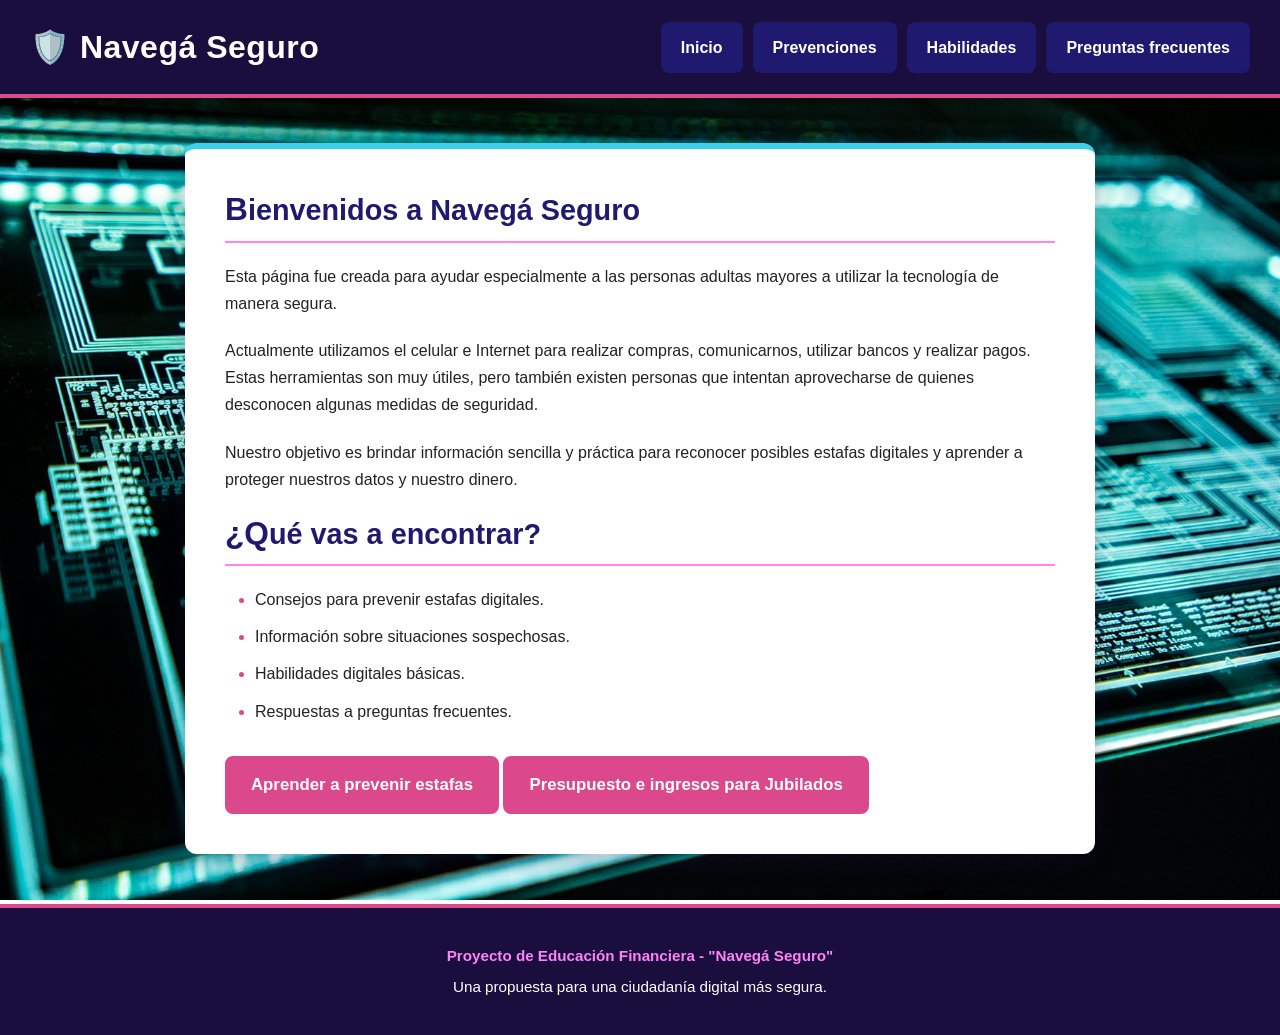
<file: index.html>
<!DOCTYPE html>
<html lang="es">
<head>
    <meta charset="UTF-8">
    <meta name="viewport" content="width=device-width, initial-scale=1.0">
    <title>Navegá Seguro - Inicio</title>
    <link rel="stylesheet" href="css/style.css">
</head>

<body>

    <header>
        <h1>Navegá Seguro</h1>

        <nav class="navbar">
            <ul>
                <li><a href="index.html" class="nav-btn">Inicio</a></li>
                <li><a href="pages/Prev.html" class="nav-btn">Prevenciones</a></li>
                <li><a href="pages/habilidades.html" class="nav-btn">Habilidades</a></li>
                <li><a href="pages/faq.html" class="nav-btn">Preguntas frecuentes</a></li>
            </ul>
        </nav>
    </header>

    <main>
        <section class="card">
            <h2>Bienvenidos a Navegá Seguro</h2>

            <p>
                Esta página fue creada para ayudar especialmente a las personas
                adultas mayores a utilizar la tecnología de manera segura.
            </p>

            <p>
                Actualmente utilizamos el celular e Internet para realizar
                compras, comunicarnos, utilizar bancos y realizar pagos.
                Estas herramientas son muy útiles, pero también existen
                personas que intentan aprovecharse de quienes desconocen
                algunas medidas de seguridad.
            </p>

            <p>
                Nuestro objetivo es brindar información sencilla y práctica
                para reconocer posibles estafas digitales y aprender a
                proteger nuestros datos y nuestro dinero.
            </p>

            <h2>¿Qué vas a encontrar?</h2>

            <ul>
                <li>Consejos para prevenir estafas digitales.</li>
                <li>Información sobre situaciones sospechosas.</li>
                <li>Habilidades digitales básicas.</li>
                <li>Respuestas a preguntas frecuentes.</li>
            </ul>

            <a href="pages/Prev.html" class="btn">
                Aprender a prevenir estafas
            </a>
            <a href="pages/presupuesto.html" class="btn">
                Presupuesto e ingresos para Jubilados
            </a>
        </section>
    </main>

    <footer>
        <p>Proyecto de Educación Financiera - "Navegá Seguro"</p>
        <p>Una propuesta para una ciudadanía digital más segura.</p>
    </footer>

</body>
</html>
</file>
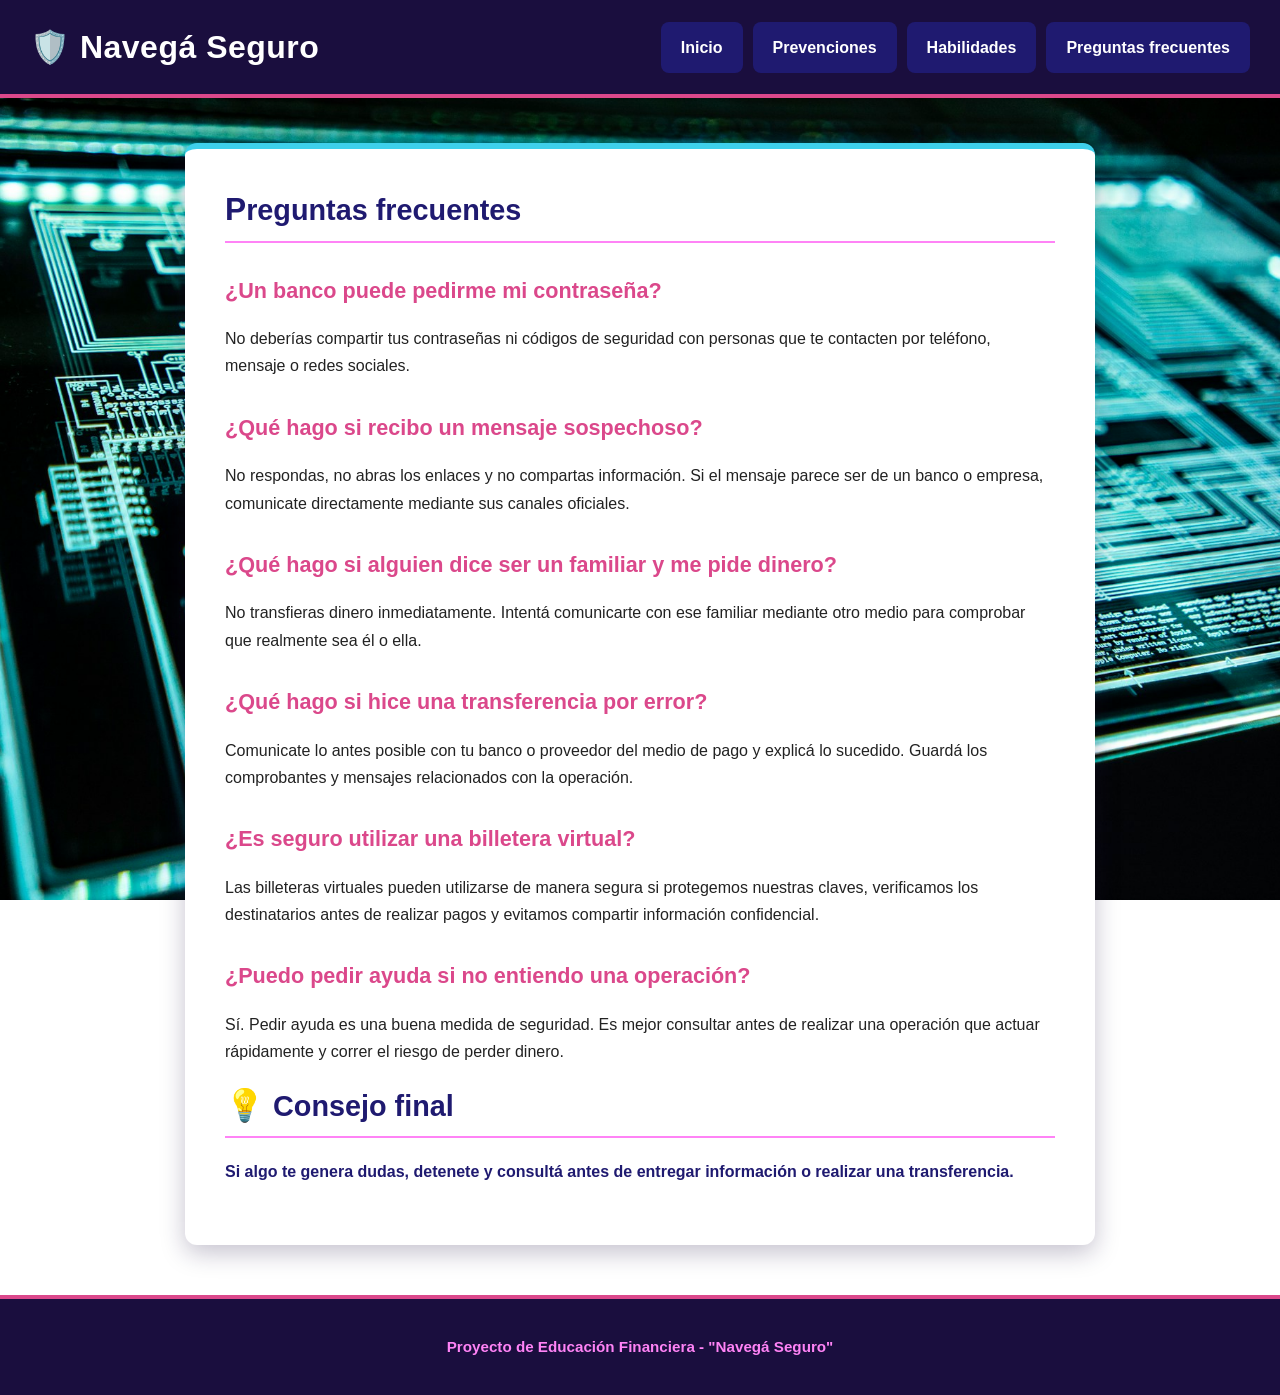
<file: pages/FAQ.html>
<!DOCTYPE html>
<html lang="es">
<head>
    <meta charset="UTF-8">
    <meta name="viewport" content="width=device-width, initial-scale=1.0">
    <title>Navegá Seguro - Preguntas frecuentes</title>
    <link rel="stylesheet" href="../css/style.css">
</head>

<body>

    <header>
        <h1>Navegá Seguro</h1>

        <nav class="navbar">
            <ul>
                <li><a href="../index.html" class="nav-btn">Inicio</a></li>
                <li><a href="Prev.html" class="nav-btn">Prevenciones</a></li>
                <li><a href="habilidades.html" class="nav-btn">Habilidades</a></li>
                <li><a href="faq.html" class="nav-btn">Preguntas frecuentes</a></li>
            </ul>
        </nav>
    </header>

    <main>

        <section class="card">

            <h2>Preguntas frecuentes</h2>

            <h3>¿Un banco puede pedirme mi contraseña?</h3>

            <p>
                No deberías compartir tus contraseñas ni códigos de seguridad
                con personas que te contacten por teléfono, mensaje o redes
                sociales.
            </p>

            <h3>¿Qué hago si recibo un mensaje sospechoso?</h3>

            <p>
                No respondas, no abras los enlaces y no compartas información.
                Si el mensaje parece ser de un banco o empresa, comunicate
                directamente mediante sus canales oficiales.
            </p>

            <h3>¿Qué hago si alguien dice ser un familiar y me pide dinero?</h3>

            <p>
                No transfieras dinero inmediatamente. Intentá comunicarte
                con ese familiar mediante otro medio para comprobar que
                realmente sea él o ella.
            </p>

            <h3>¿Qué hago si hice una transferencia por error?</h3>

            <p>
                Comunicate lo antes posible con tu banco o proveedor del
                medio de pago y explicá lo sucedido. Guardá los comprobantes
                y mensajes relacionados con la operación.
            </p>

            <h3>¿Es seguro utilizar una billetera virtual?</h3>

            <p>
                Las billeteras virtuales pueden utilizarse de manera segura
                si protegemos nuestras claves, verificamos los destinatarios
                antes de realizar pagos y evitamos compartir información
                confidencial.
            </p>

            <h3>¿Puedo pedir ayuda si no entiendo una operación?</h3>

            <p>
                Sí. Pedir ayuda es una buena medida de seguridad. Es mejor
                consultar antes de realizar una operación que actuar
                rápidamente y correr el riesgo de perder dinero.
            </p>

            <h2>💡 Consejo final</h2>

            <p>
                <strong>
                    Si algo te genera dudas, detenete y consultá antes de
                    entregar información o realizar una transferencia.
                </strong>
            </p>

        </section>

    </main>

    <footer>
        <p>Proyecto de Educación Financiera - "Navegá Seguro"</p>
    </footer>

</body>
</html>
</file>
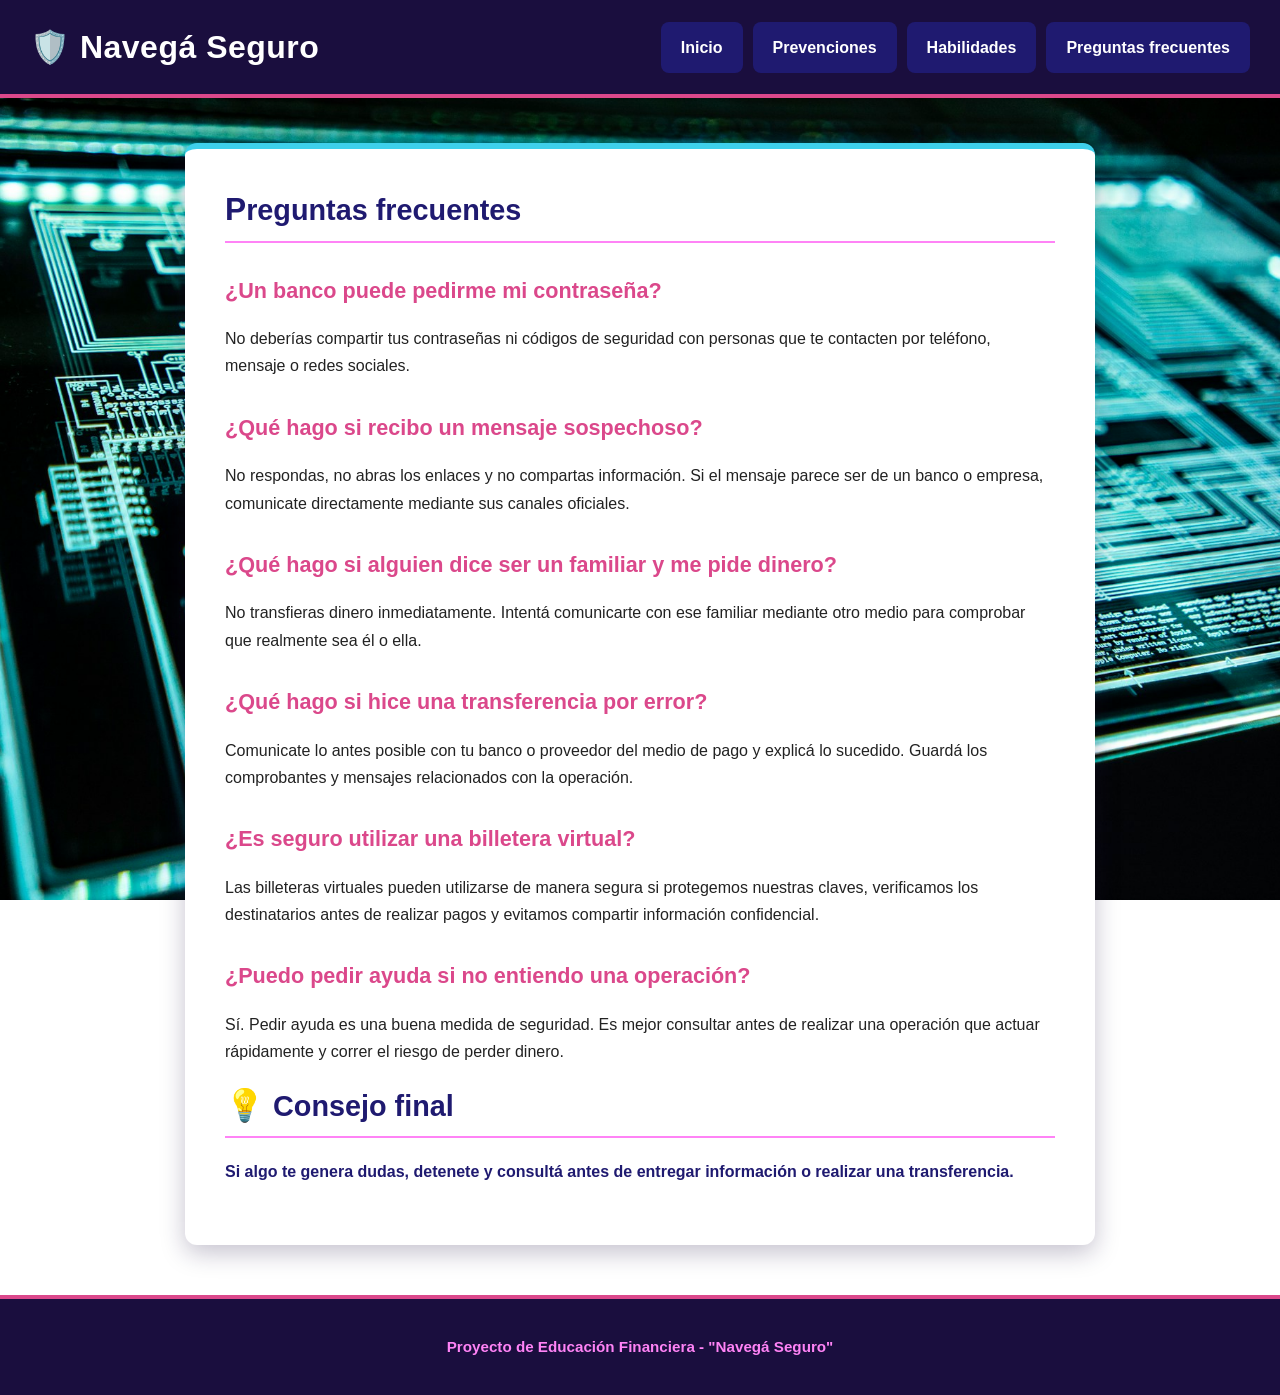
<file: pages/faq.html>
<!DOCTYPE html>
<html lang="es">
<head>
    <meta charset="UTF-8">
    <meta name="viewport" content="width=device-width, initial-scale=1.0">
    <title>Navegá Seguro - Preguntas frecuentes</title>
    <link rel="stylesheet" href="../css/style.css">
</head>

<body>

    <header>
        <h1>Navegá Seguro</h1>

        <nav class="navbar">
            <ul>
                <li><a href="../index.html" class="nav-btn">Inicio</a></li>
                <li><a href="Prev.html" class="nav-btn">Prevenciones</a></li>
                <li><a href="habilidades.html" class="nav-btn">Habilidades</a></li>
                <li><a href="faq.html" class="nav-btn">Preguntas frecuentes</a></li>
            </ul>
        </nav>
    </header>

    <main>

        <section class="card">

            <h2>Preguntas frecuentes</h2>

            <h3>¿Un banco puede pedirme mi contraseña?</h3>

            <p>
                No deberías compartir tus contraseñas ni códigos de seguridad
                con personas que te contacten por teléfono, mensaje o redes
                sociales.
            </p>

            <h3>¿Qué hago si recibo un mensaje sospechoso?</h3>

            <p>
                No respondas, no abras los enlaces y no compartas información.
                Si el mensaje parece ser de un banco o empresa, comunicate
                directamente mediante sus canales oficiales.
            </p>

            <h3>¿Qué hago si alguien dice ser un familiar y me pide dinero?</h3>

            <p>
                No transfieras dinero inmediatamente. Intentá comunicarte
                con ese familiar mediante otro medio para comprobar que
                realmente sea él o ella.
            </p>

            <h3>¿Qué hago si hice una transferencia por error?</h3>

            <p>
                Comunicate lo antes posible con tu banco o proveedor del
                medio de pago y explicá lo sucedido. Guardá los comprobantes
                y mensajes relacionados con la operación.
            </p>

            <h3>¿Es seguro utilizar una billetera virtual?</h3>

            <p>
                Las billeteras virtuales pueden utilizarse de manera segura
                si protegemos nuestras claves, verificamos los destinatarios
                antes de realizar pagos y evitamos compartir información
                confidencial.
            </p>

            <h3>¿Puedo pedir ayuda si no entiendo una operación?</h3>

            <p>
                Sí. Pedir ayuda es una buena medida de seguridad. Es mejor
                consultar antes de realizar una operación que actuar
                rápidamente y correr el riesgo de perder dinero.
            </p>

            <h2>💡 Consejo final</h2>

            <p>
                <strong>
                    Si algo te genera dudas, detenete y consultá antes de
                    entregar información o realizar una transferencia.
                </strong>
            </p>

        </section>

    </main>

    <footer>
        <p>Proyecto de Educación Financiera - "Navegá Seguro"</p>
    </footer>

</body>
</html>
</file>
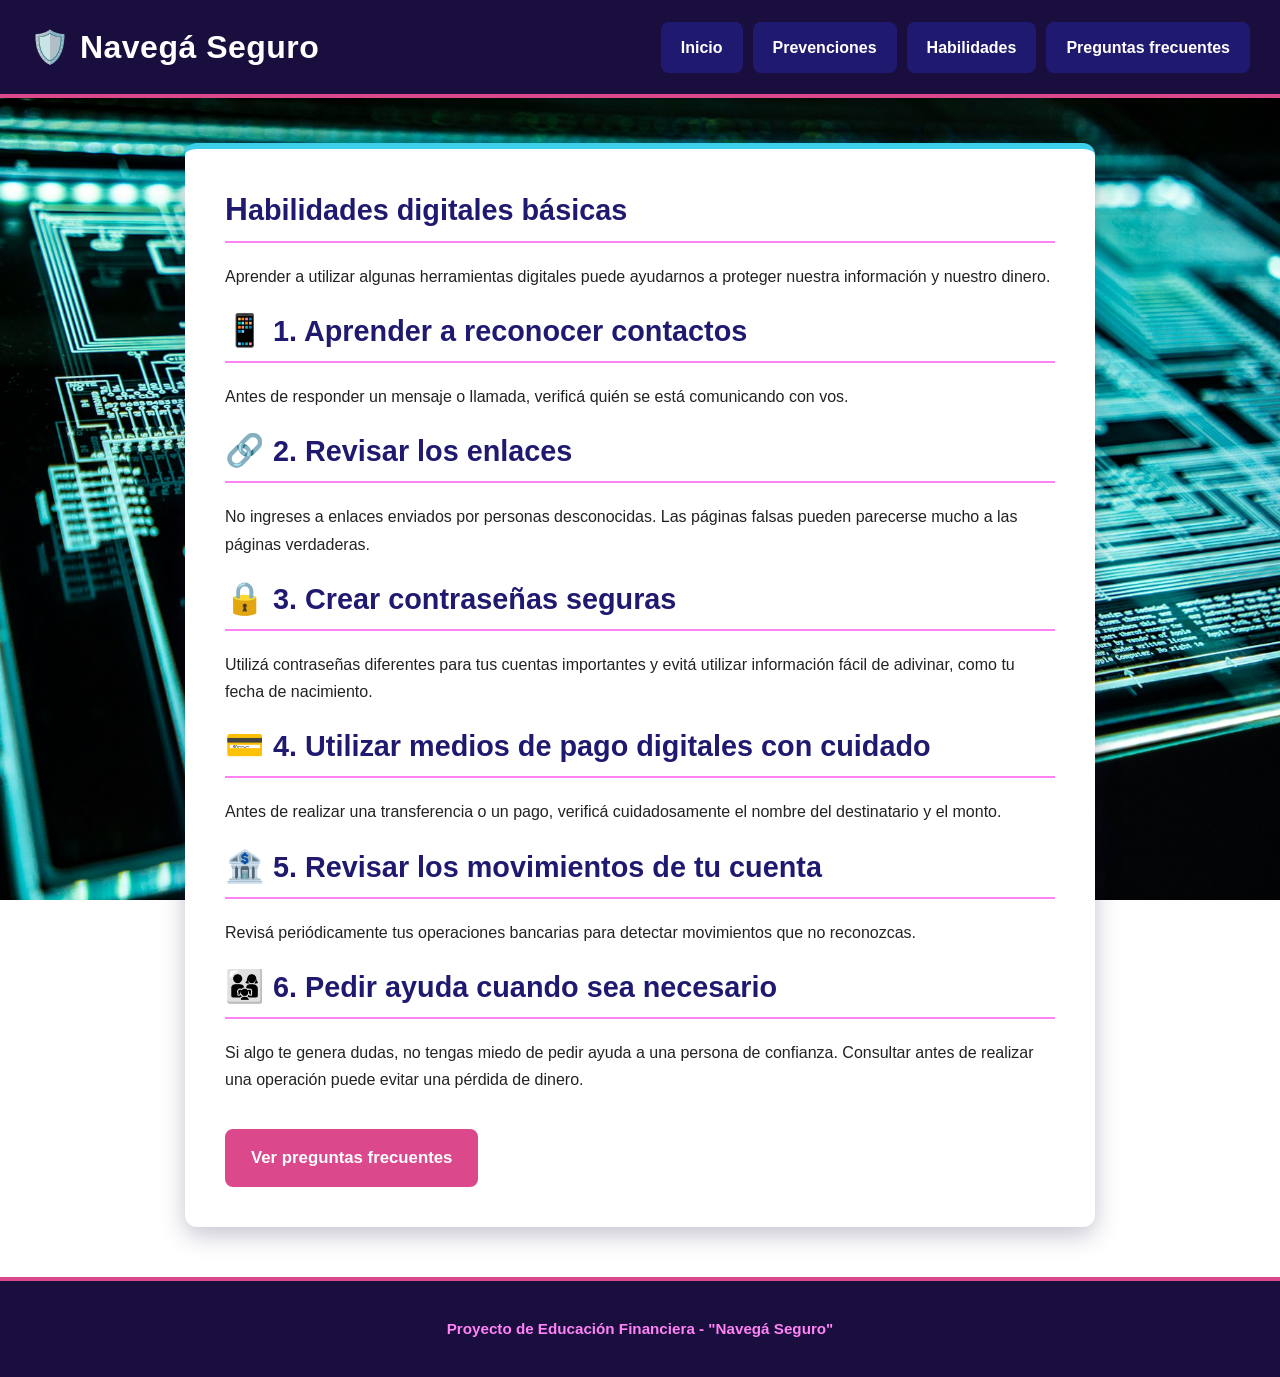
<file: pages/habilidades.html>
<!DOCTYPE html>
<html lang="es">
<head>
    <meta charset="UTF-8">
    <meta name="viewport" content="width=device-width, initial-scale=1.0">
    <title>Navegá Seguro - Habilidades</title>
    <link rel="stylesheet" href="../css/style.css">
</head>

<body>

    <header>
        <h1>Navegá Seguro</h1>

        <nav class="navbar">
            <ul>
                <li><a href="../index.html" class="nav-btn">Inicio</a></li>
                <li><a href="Prev.html" class="nav-btn">Prevenciones</a></li>
                <li><a href="habilidades.html" class="nav-btn">Habilidades</a></li>
                <li><a href="faq.html" class="nav-btn">Preguntas frecuentes</a></li>
            </ul>
        </nav>
    </header>

    <main>

        <section class="card">

            <h2>Habilidades digitales básicas</h2>

            <p>
                Aprender a utilizar algunas herramientas digitales puede
                ayudarnos a proteger nuestra información y nuestro dinero.
            </p>

            <h2>📱 1. Aprender a reconocer contactos</h2>

            <p>
                Antes de responder un mensaje o llamada, verificá quién
                se está comunicando con vos.
            </p>

            <h2>🔗 2. Revisar los enlaces</h2>

            <p>
                No ingreses a enlaces enviados por personas desconocidas.
                Las páginas falsas pueden parecerse mucho a las páginas
                verdaderas.
            </p>

            <h2>🔒 3. Crear contraseñas seguras</h2>

            <p>
                Utilizá contraseñas diferentes para tus cuentas importantes
                y evitá utilizar información fácil de adivinar, como tu
                fecha de nacimiento.
            </p>

            <h2>💳 4. Utilizar medios de pago digitales con cuidado</h2>

            <p>
                Antes de realizar una transferencia o un pago, verificá
                cuidadosamente el nombre del destinatario y el monto.
            </p>

            <h2>🏦 5. Revisar los movimientos de tu cuenta</h2>

            <p>
                Revisá periódicamente tus operaciones bancarias para detectar
                movimientos que no reconozcas.
            </p>

            <h2>👨‍👩‍👧 6. Pedir ayuda cuando sea necesario</h2>

            <p>
                Si algo te genera dudas, no tengas miedo de pedir ayuda a
                una persona de confianza. Consultar antes de realizar una
                operación puede evitar una pérdida de dinero.
            </p>

            <a href="faq.html" class="btn">
                Ver preguntas frecuentes
            </a>

        </section>

    </main>

    <footer>
        <p>Proyecto de Educación Financiera - "Navegá Seguro"</p>
    </footer>

</body>
</html>
</file>
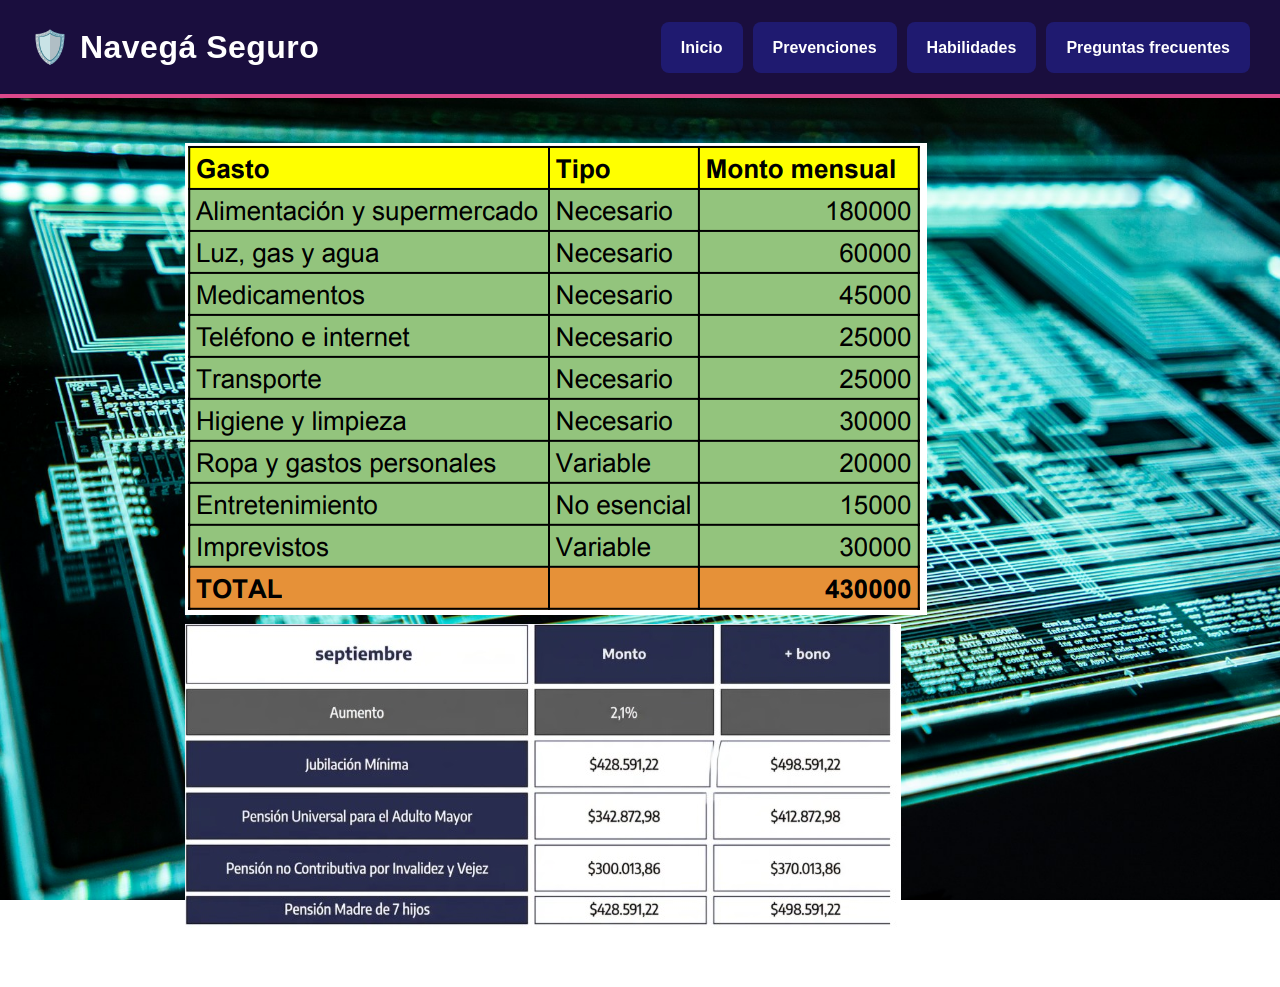
<file: pages/presupuesto.html>
<!DOCTYPE html>
<html lang="en">
<head>
    <meta charset="UTF-8">
    <meta name="viewport" content="width=device-width, initial-scale=1.0">
    <title>Presupuesto-Jubilados-2026</title>
    <link rel="stylesheet" href="../css/style.css">
</head>
<body>
    <header>
        <h1>Navegá Seguro</h1>
        <nav class="navbar">
            <ul>
                <li><a href="../index.html" class="nav-btn">Inicio</a></li>
                <li><a href="Prev.html" class="nav-btn">Prevenciones</a></li>
                <li><a href="habilidades.html" class="nav-btn">Habilidades</a></li>
                <li><a href="faq.html" class="nav-btn">Preguntas frecuentes</a></li>
            </ul>
        </nav>
    </header>
    <main>
        <section class="imagenes1">
            <img src="../images/presupuesto.png" alt="PresupuestoJubilados2026">
            <img src="../images/ingresosjub.jpg" alt="ingresosdejubilados2026">
        </section>
    </main>
</body>
</html>
</file>
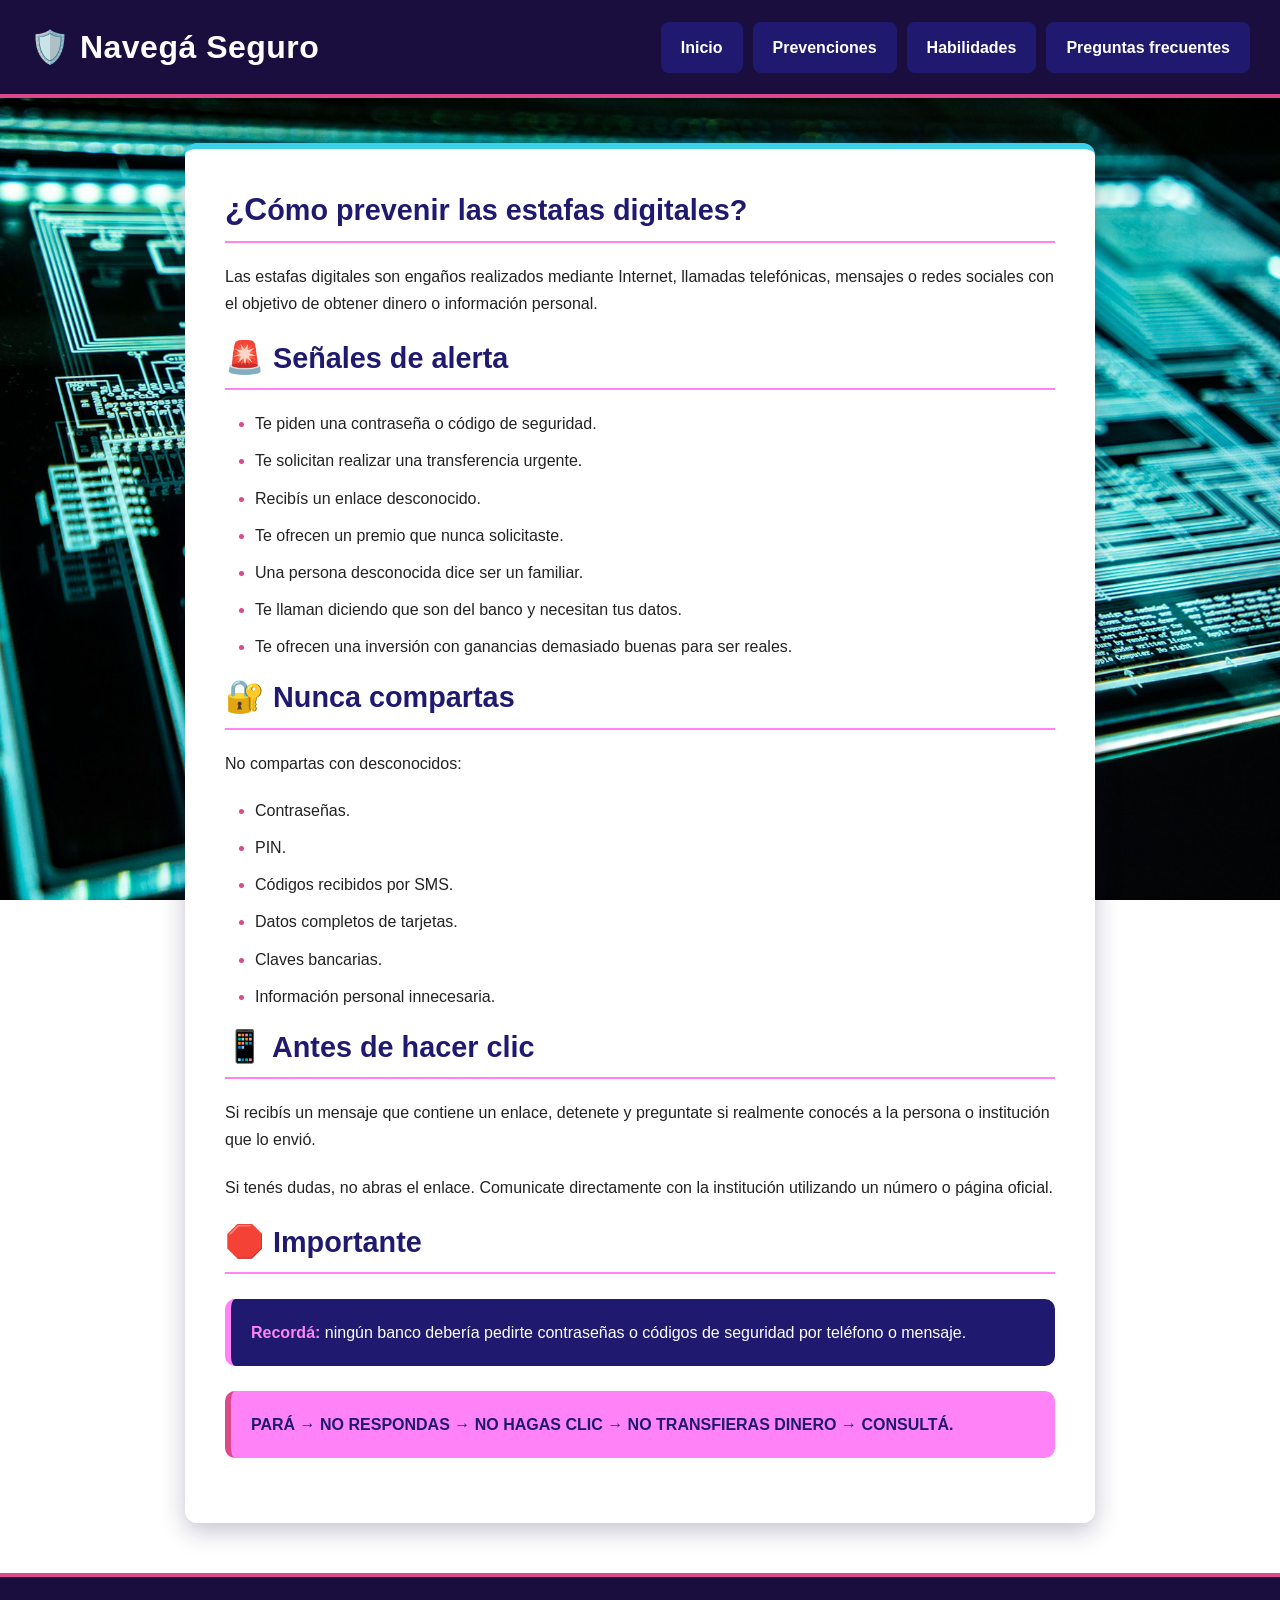
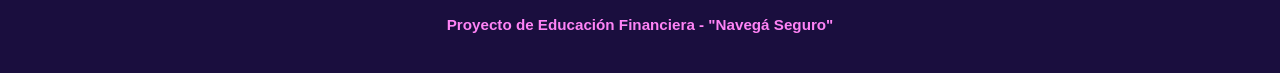
<file: pages/Prev.html>
<!DOCTYPE html>
<html lang="es">
<head>
    <meta charset="UTF-8">
    <meta name="viewport" content="width=device-width, initial-scale=1.0">
    <title>Navegá Seguro - Prevenciones</title>
    <link rel="stylesheet" href="../css/style.css">
</head>

<body>

    <header>
        <h1>Navegá Seguro</h1>

        <nav class="navbar">
            <ul>
                <li><a href="../index.html" class="nav-btn">Inicio</a></li>
                <li><a href="Prev.html" class="nav-btn">Prevenciones</a></li>
                <li><a href="habilidades.html" class="nav-btn">Habilidades</a></li>
                <li><a href="faq.html" class="nav-btn">Preguntas frecuentes</a></li>
            </ul>
        </nav>
    </header>

    <main>

        <section class="card">
            <h2>¿Cómo prevenir las estafas digitales?</h2>

            <p>
                Las estafas digitales son engaños realizados mediante
                Internet, llamadas telefónicas, mensajes o redes sociales
                con el objetivo de obtener dinero o información personal.
            </p>

            <h2>🚨 Señales de alerta</h2>

            <ul>
                <li>Te piden una contraseña o código de seguridad.</li>
                <li>Te solicitan realizar una transferencia urgente.</li>
                <li>Recibís un enlace desconocido.</li>
                <li>Te ofrecen un premio que nunca solicitaste.</li>
                <li>Una persona desconocida dice ser un familiar.</li>
                <li>Te llaman diciendo que son del banco y necesitan tus datos.</li>
                <li>Te ofrecen una inversión con ganancias demasiado buenas para ser reales.</li>
            </ul>

            <h2>🔐 Nunca compartas</h2>

            <p>
                No compartas con desconocidos:
            </p>

            <ul>
                <li>Contraseñas.</li>
                <li>PIN.</li>
                <li>Códigos recibidos por SMS.</li>
                <li>Datos completos de tarjetas.</li>
                <li>Claves bancarias.</li>
                <li>Información personal innecesaria.</li>
            </ul>

            <h2>📱 Antes de hacer clic</h2>

            <p>
                Si recibís un mensaje que contiene un enlace, detenete y
                preguntate si realmente conocés a la persona o institución
                que lo envió.
            </p>

            <p>
                Si tenés dudas, no abras el enlace. Comunicate directamente
                con la institución utilizando un número o página oficial.
            </p>

            <h2>🛑 Importante</h2>
            <div class="destacado">
                <strong>Recordá:</strong> ningún banco debería pedirte contraseñas o códigos de seguridad por teléfono o mensaje.
            </div>
            <p class="alerta">
                <strong>PARÁ → NO RESPONDAS → NO HAGAS CLIC →
                NO TRANSFIERAS DINERO → CONSULTÁ.</strong>
            </p>

        </section>

    </main>

    <footer>
        <p>Proyecto de Educación Financiera - "Navegá Seguro"</p>
    </footer>

</body>
</html>
</file>
<file: css/style.css>
/* =========================================
   NAVEGÁ SEGURO
   Educación financiera y prevención
   de estafas digitales
   ========================================= */


/* =========================================
   VARIABLES DE COLOR
   ========================================= */

:root {
    --violeta-oscuro: #1A0E3E;
    --violeta: #1F1A70;
    --rosa: #DB488B;
    --rosa-claro: #FF83F6;
    --celeste: #3ED0EB;

    --blanco: #ffffff;
    --negro: #222222;

    --sombra: 0 8px 25px rgba(26, 14, 62, 0.25);
    --radio: 12px;
}


/* =========================================
   ESTILOS GENERALES
   ========================================= */

* {
    box-sizing: border-box;
}

html {
    scroll-behavior: smooth;
}

body {
    font-family: "Segoe UI", Tahoma, Geneva, Verdana, sans-serif;

    background-image: url("../images/bg2.jpg");
    background-size: cover;
    background-position: center;
    background-attachment: fixed;
    background-repeat: no-repeat;

    color: #222;
    margin: 0;
    padding: 0;
    line-height: 1.7;
}


/* =========================================
   ENCABEZADO
   ========================================= */

header {
    background: var(--violeta-oscuro);

    color: var(--blanco);

    padding: 20px 30px;

    display: flex;
    align-items: center;
    justify-content: space-between;

    gap: 25px;

    border-bottom: 4px solid var(--rosa);

    box-shadow: 0 4px 15px rgba(0, 0, 0, 0.25);

    position: sticky;
    top: 0;
    z-index: 1000;
}


/* =========================================
   TÍTULO DEL SITIO
   ========================================= */

header h1 {
    margin: 0;

    color: var(--blanco);

    font-size: 2rem;

    font-weight: 700;

    letter-spacing: 0.5px;
}

header h1::before {
    content: "🛡️ ";
}


/* =========================================
   MENÚ DE NAVEGACIÓN
   ========================================= */

.navbar ul {
    list-style: none;

    display: flex;

    justify-content: center;
    align-items: center;

    gap: 10px;

    margin: 0;
    padding: 0;

    flex-wrap: wrap;
}

.navbar li {
    margin: 0;
    padding: 0;
}


/* Botones del menú */

.nav-btn {
    display: inline-block;

    background-color: var(--violeta);

    color: var(--blanco);

    padding: 10px 18px;

    border: 2px solid transparent;

    border-radius: 8px;

    text-decoration: none;

    font-size: 1rem;

    font-weight: 600;

    transition:
        background-color 0.2s ease,
        color 0.2s ease,
        transform 0.2s ease,
        border-color 0.2s ease;
}


/* Efecto al pasar el mouse */

.nav-btn:hover {
    background-color: var(--rosa);

    color: var(--blanco);

    border-color: var(--rosa-claro);

    transform: translateY(-2px);
}


/* Accesibilidad: teclado */

.nav-btn:focus {
    outline: 3px solid var(--celeste);
    outline-offset: 3px;
}


/* Página actual */

.nav-btn.active {
    background-color: var(--rosa);

    border-color: var(--rosa-claro);
}


/* =========================================
   CONTENIDO PRINCIPAL
   ========================================= */

main {
    width: 100%;

    max-width: 950px;

    margin: 45px auto;

    padding: 0 20px;
}


/* =========================================
   TARJETAS
   ========================================= */

.card {
    background-color: #ffffff;
    
    padding: 40px;

    border-radius: var(--radio);

    box-shadow: var(--sombra);

    border-top: 6px solid var(--celeste);

    margin-bottom: 30px;
}


/* =========================================
   TÍTULOS
   ========================================= */

.card h2 {
    color: var(--violeta);

    font-size: 1.8rem;

    margin-top: 0;

    margin-bottom: 20px;

    line-height: 1.3;

    border-bottom: 2px solid var(--rosa-claro);

    padding-bottom: 10px;
}

.card h3 {
    color: var(--rosa);

    font-size: 1.35rem;

    margin-top: 30px;

    margin-bottom: 10px;
}


/* =========================================
   TEXTO
   ========================================= */

.card p {
    margin-bottom: 20px;
}

.card strong {
    color: var(--violeta);
}


/* =========================================
   LISTAS
   ========================================= */

.card ul {
    padding-left: 30px;
}

.card li {
    margin-bottom: 10px;
}

.card li::marker {
    color: var(--rosa);
    font-weight: bold;
}


/* =========================================
   BOTONES PRINCIPALES
   ========================================= */

.btn {
    display: inline-block;

    background-color: var(--rosa);

    color: var(--blanco);

    padding: 13px 24px;

    border-radius: 8px;

    text-decoration: none;

    font-weight: 700;

    font-size: 1.05rem;

    margin-top: 15px;

    border: 2px solid var(--rosa);

    transition:
        background-color 0.2s ease,
        transform 0.2s ease,
        border-color 0.2s ease;
}

.btn:hover {
    background-color: var(--violeta);

    border-color: var(--celeste);

    transform: translateY(-2px);
}

.btn:focus {
    outline: 3px solid var(--celeste);

    outline-offset: 3px;
}


/* =========================================
   BLOQUES DESTACADOS
   ========================================= */

.card .destacado {
    background-color: var(--violeta);

    color: var(--blanco);

    padding: 20px;

    border-radius: 10px;

    border-left: 6px solid var(--rosa-claro);

    margin: 25px 0;
}

.card .destacado strong {
    color: var(--rosa-claro);
}


/* =========================================
   CONSEJO DE SEGURIDAD
   ========================================= */

.card .alerta {
    background-color: var(--rosa-claro);

    color: var(--violeta-oscuro);

    padding: 20px;

    border-radius: 10px;

    border-left: 6px solid var(--rosa);

    font-weight: 600;

    margin: 25px 0;
}


/* =========================================
   ICONOS / EMOJIS
   ========================================= */

.card h2:first-letter {
    font-size: 1.1em;
}


/* =========================================
   PIE DE PÁGINA
   ========================================= */

footer {
    background-color: var(--violeta-oscuro);

    color: var(--blanco);

    text-align: center;

    padding: 30px 20px;

    margin-top: 50px;

    border-top: 4px solid var(--rosa);
}

footer p {
    margin: 5px 0;

    font-size: 0.95rem;
}

footer p:first-child {
    color: var(--rosa-claro);

    font-weight: 600;
}


/* =========================================
   ENLACES GENERALES
   ========================================= */

a {
    color: var(--violeta);

    font-weight: 600;
}

a:hover {
    color: var(--rosa);
}


/* =========================================
   SELECCIÓN DE TEXTO
   ========================================= */

::selection {
    background-color: var(--rosa);

    color: var(--blanco);
}


/* =========================================
   RESPONSIVE - TABLETS
   ========================================= */

@media (max-width: 800px) {

    header {
        flex-direction: column;

        text-align: center;

        padding: 20px;
    }

    header h1 {
        font-size: 1.8rem;
    }

    .navbar ul {
        gap: 8px;
    }

    .nav-btn {
        font-size: 0.95rem;

        padding: 9px 14px;
    }

    main {
        margin: 30px auto;
    }

    .card {
        padding: 30px;
    }
}


/* =========================================
   RESPONSIVE - CELULARES
   ========================================= */

@media (max-width: 600px) {

    body {
        font-size: 18px;
    }

    header {
        position: relative;

        padding: 18px 15px;
    }

    header h1 {
        font-size: 1.6rem;
    }

    .navbar {
        width: 100%;
    }

    .navbar ul {
        width: 100%;

        flex-direction: column;

        gap: 8px;
    }

    .navbar li {
        width: 100%;
    }

    .nav-btn {
        width: 100%;

        text-align: center;

        padding: 12px;
    }

    main {
        margin: 25px auto;

        padding: 0 12px;
    }

    .card {
        padding: 25px 20px;

        border-radius: 10px;
    }

    .card h2 {
        font-size: 1.55rem;
    }

    .card h3 {
        font-size: 1.25rem;
    }

    .btn {
        display: block;

        width: 100%;

        text-align: center;

        padding: 14px 18px;
    }

    footer {
        padding: 25px 15px;
    }
}


/* =========================================
   REDUCCIÓN DE MOVIMIENTO
   ========================================= */

@media (prefers-reduced-motion: reduce) {

    html {
        scroll-behavior: auto;
    }

    *,
    *::before,
    *::after {
        transition: none !important;
        animation: none !important;
    }
}
</file>
